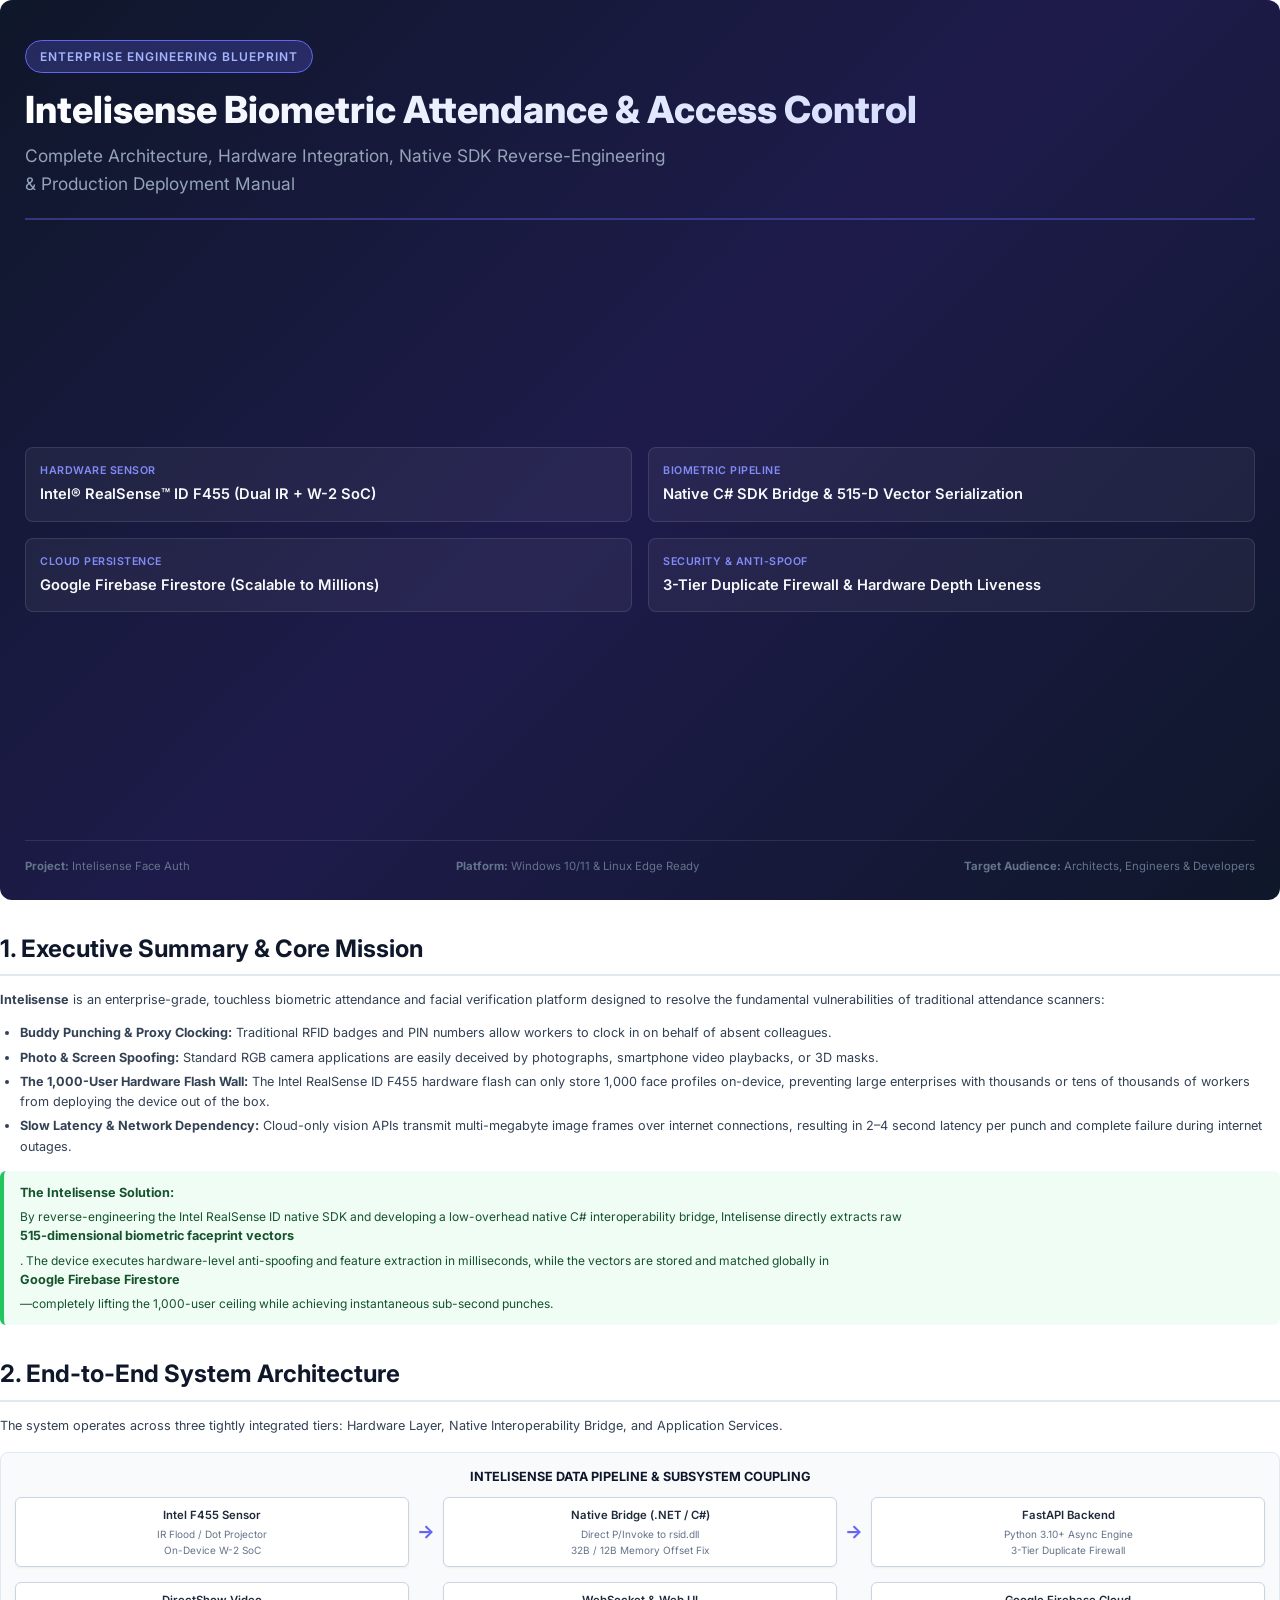
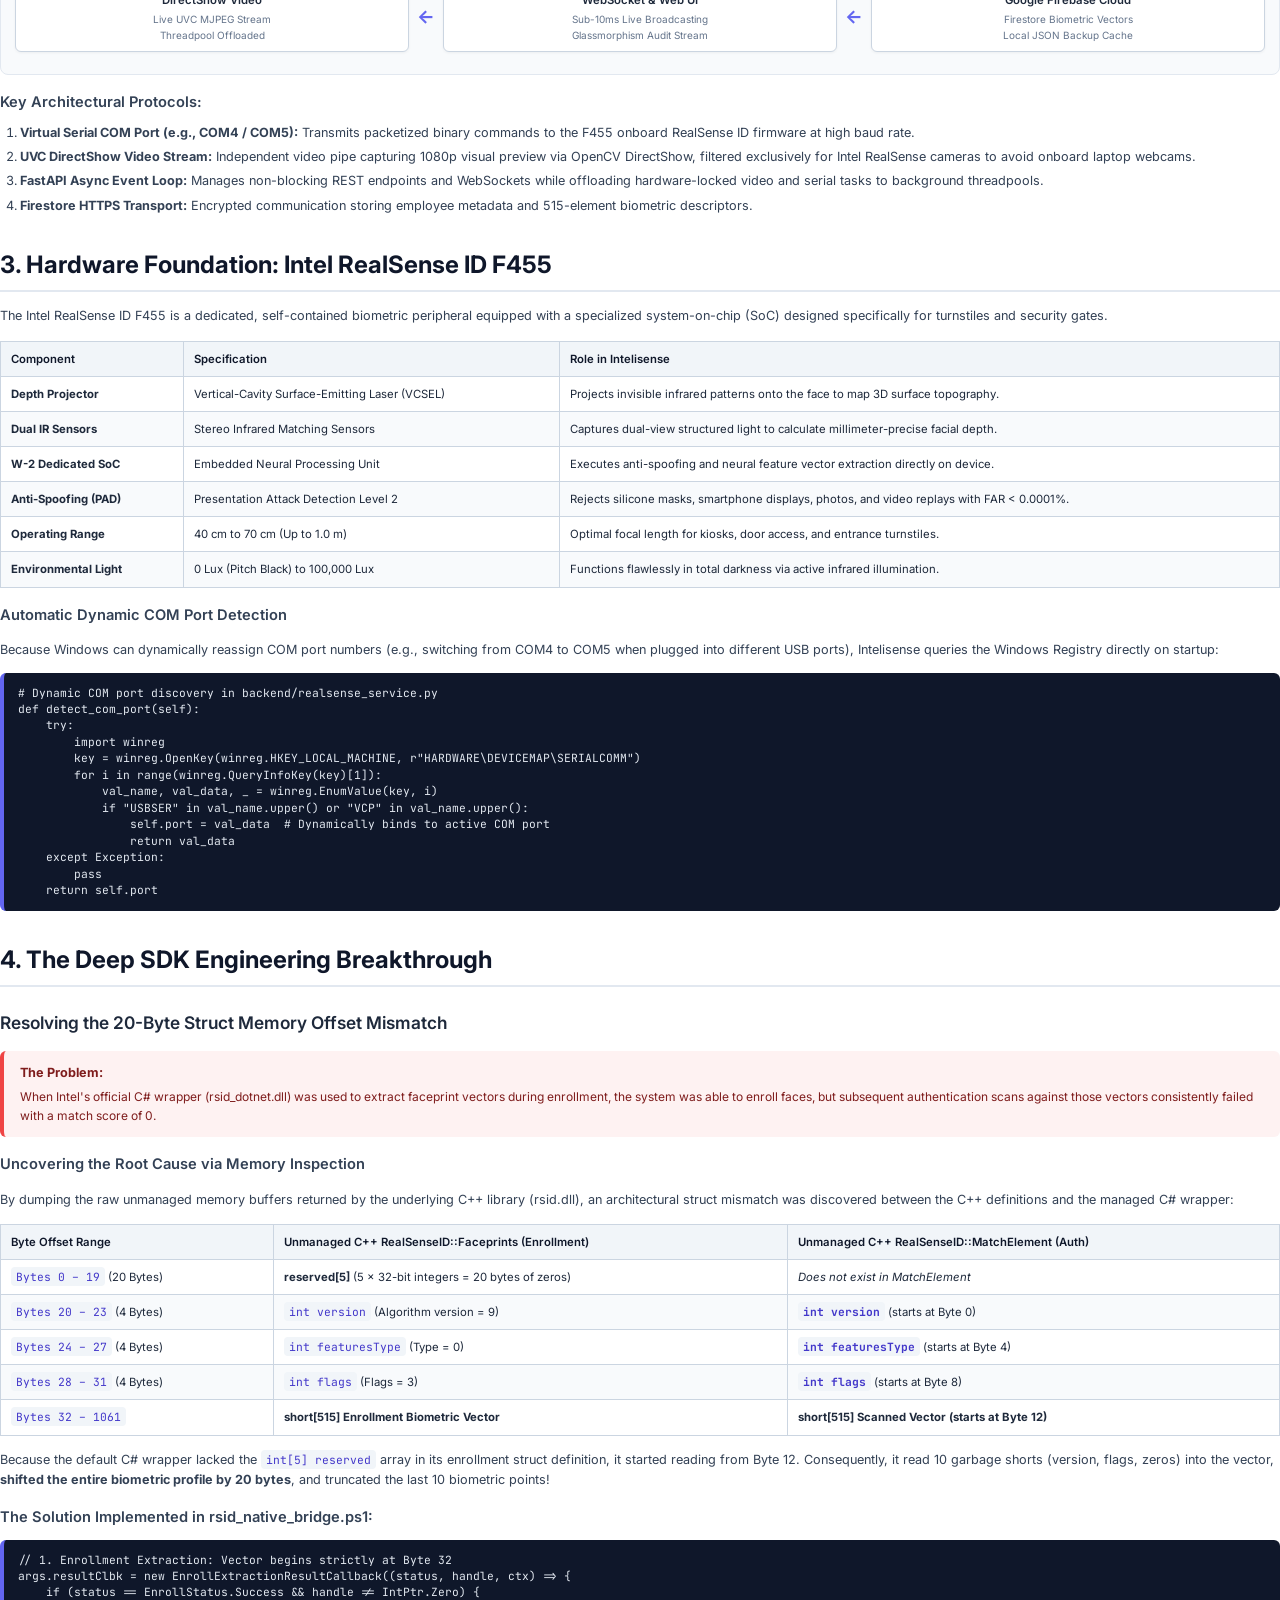
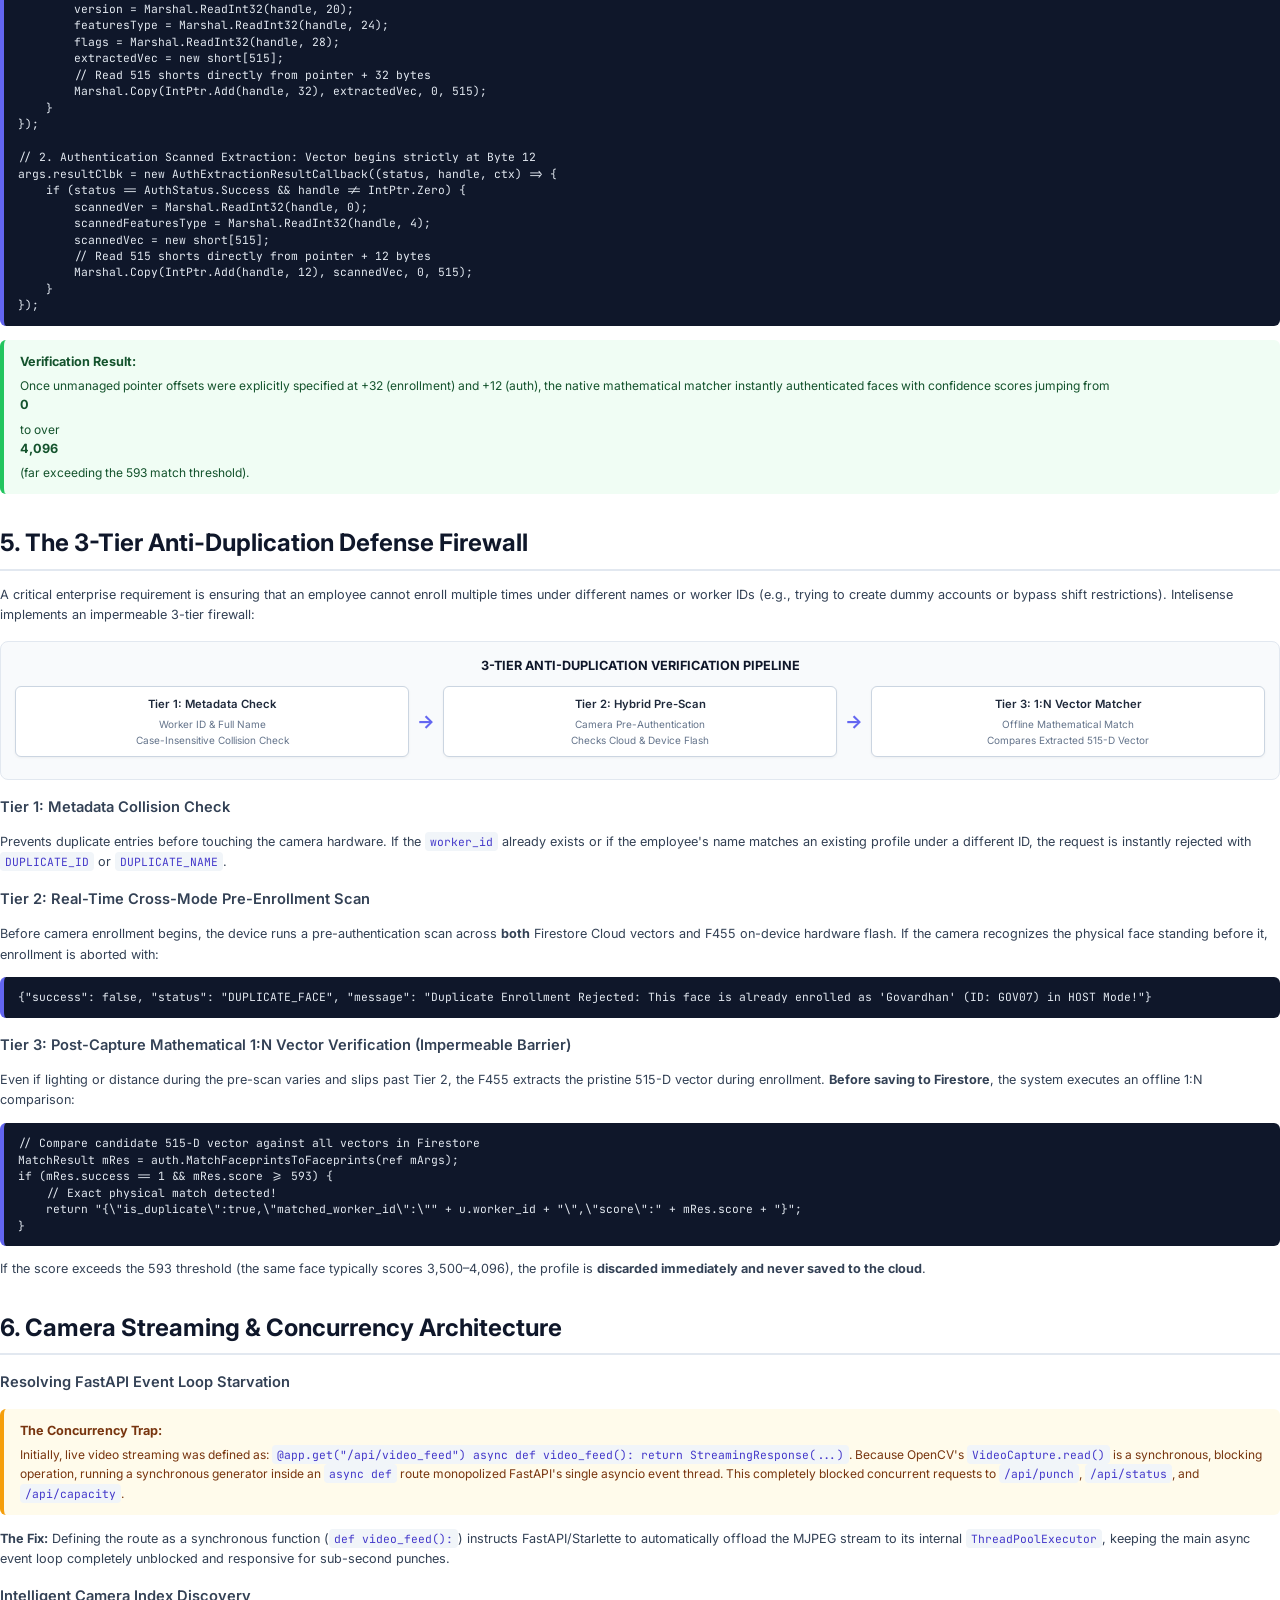
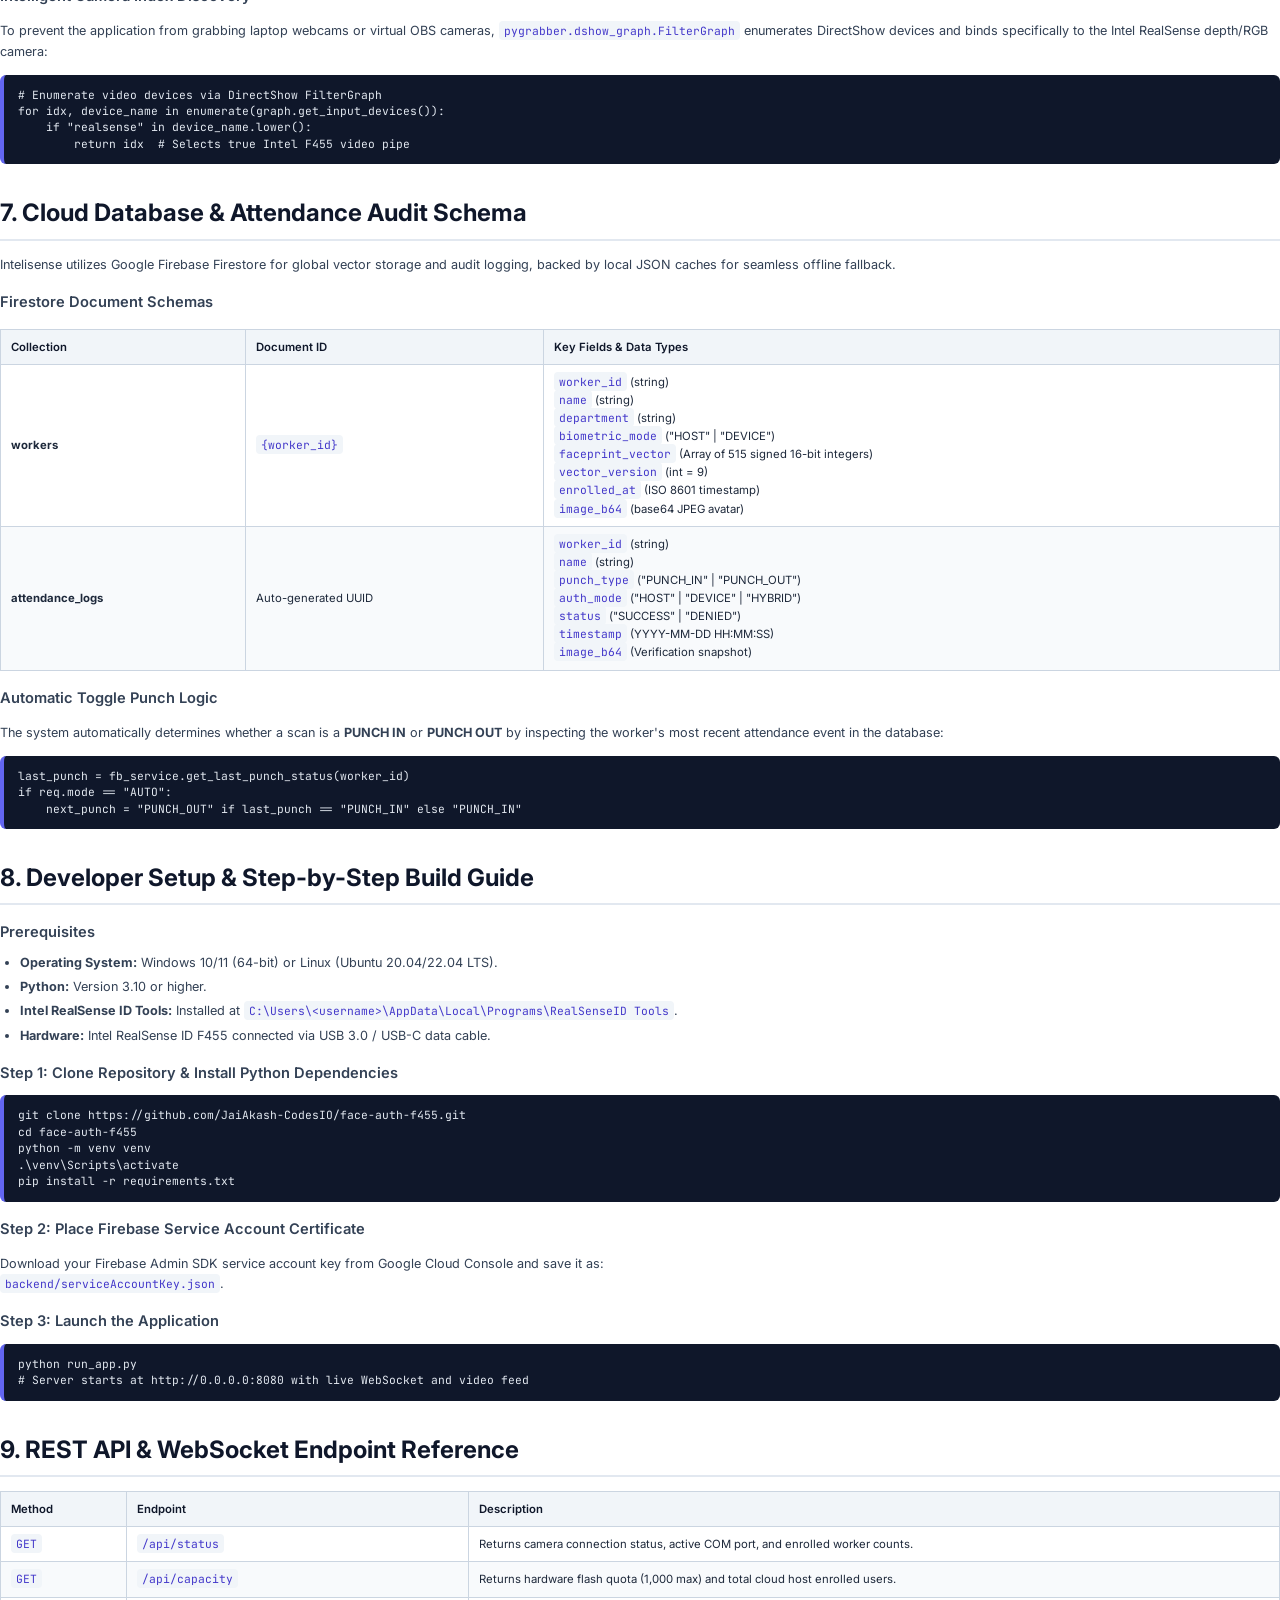
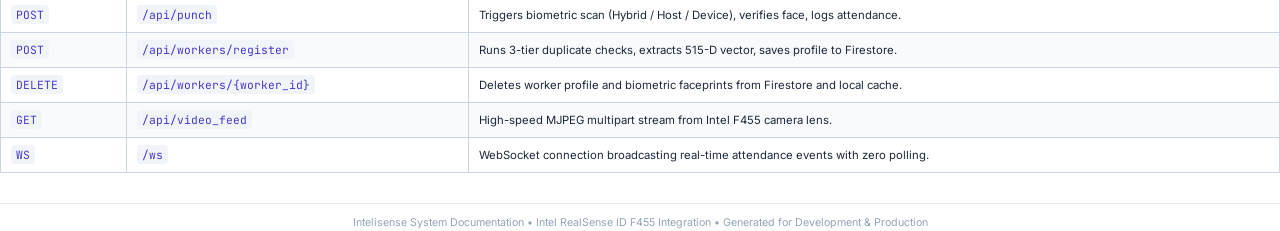
<file: documentation.html>
<!DOCTYPE html>
<html lang="en">
<head>
<meta charset="UTF-8">
<title>Intelisense - Facial Biometric Attendance & Access Control System Documentation</title>
<style>
  @import url('https://fonts.googleapis.com/css2?family=Inter:wght@300;400;500;600;700;800&family=JetBrains+Mono:wght@400;600&display=swap');

  @page {
    size: A4;
    margin: 18mm 16mm 18mm 16mm;
    @bottom-right {
      content: counter(page);
    }
  }

  * {
    box-sizing: border-box;
    -webkit-print-color-adjust: exact;
    print-color-adjust: exact;
  }

  body {
    font-family: 'Inter', -apple-system, BlinkMacSystemFont, "Segoe UI", Roboto, sans-serif;
    color: #1e293b;
    background-color: #ffffff;
    line-height: 1.6;
    font-size: 10pt;
    margin: 0;
    padding: 0;
  }

  /* Cover Page */
  .cover-page {
    page-break-after: always;
    height: 100vh;
    display: flex;
    flex-direction: column;
    justify-content: space-between;
    padding: 40px 25px 25px 25px;
    background: linear-gradient(135deg, #0f172a 0%, #1e1b4b 50%, #0f172a 100%);
    color: #ffffff;
    border-radius: 12px;
  }

  .cover-header {
    border-bottom: 2px solid rgba(99, 102, 241, 0.4);
    padding-bottom: 20px;
  }

  .cover-badge {
    display: inline-block;
    padding: 6px 14px;
    background: rgba(99, 102, 241, 0.25);
    border: 1px solid #6366f1;
    color: #a5b4fc;
    border-radius: 20px;
    font-size: 9pt;
    font-weight: 600;
    letter-spacing: 1px;
    text-transform: uppercase;
    margin-bottom: 16px;
  }

  .cover-title {
    font-size: 28pt;
    font-weight: 800;
    line-height: 1.15;
    margin: 0 0 10px 0;
    background: linear-gradient(90deg, #ffffff, #c7d2fe);
    -webkit-background-clip: text;
    -webkit-text-fill-color: transparent;
  }

  .cover-subtitle {
    font-size: 13pt;
    color: #94a3b8;
    font-weight: 400;
    margin: 0;
    max-width: 650px;
  }

  .cover-specs {
    margin: 40px 0;
    display: grid;
    grid-template-columns: repeat(2, 1fr);
    gap: 16px;
  }

  .spec-card {
    background: rgba(255, 255, 255, 0.05);
    border: 1px solid rgba(255, 255, 255, 0.1);
    border-radius: 8px;
    padding: 14px;
  }

  .spec-label {
    font-size: 8pt;
    color: #818cf8;
    text-transform: uppercase;
    font-weight: 600;
    letter-spacing: 0.5px;
  }

  .spec-value {
    font-size: 11pt;
    color: #f8fafc;
    font-weight: 600;
    margin-top: 4px;
  }

  .cover-footer {
    border-top: 1px solid rgba(255, 255, 255, 0.1);
    padding-top: 16px;
    display: flex;
    justify-content: space-between;
    font-size: 8.5pt;
    color: #64748b;
  }

  /* Document Typography */
  h1 {
    font-size: 18pt;
    font-weight: 700;
    color: #0f172a;
    border-bottom: 2px solid #e2e8f0;
    padding-bottom: 6px;
    margin-top: 30px;
    margin-bottom: 14px;
    page-break-after: avoid;
  }

  h2 {
    font-size: 13pt;
    font-weight: 600;
    color: #1e293b;
    margin-top: 22px;
    margin-bottom: 10px;
    page-break-after: avoid;
  }

  h3 {
    font-size: 11pt;
    font-weight: 600;
    color: #334155;
    margin-top: 16px;
    margin-bottom: 8px;
    page-break-after: avoid;
  }

  p, li {
    color: #334155;
    font-size: 9.5pt;
  }

  ul, ol {
    margin-top: 6px;
    margin-bottom: 12px;
    padding-left: 20px;
  }

  li {
    margin-bottom: 4px;
  }

  /* Code blocks */
  pre {
    background: #0f172a;
    color: #e2e8f0;
    padding: 12px 14px;
    border-radius: 6px;
    font-family: 'JetBrains Mono', Consolas, monospace;
    font-size: 8pt;
    line-height: 1.45;
    overflow-x: auto;
    page-break-inside: avoid;
    border-left: 4px solid #6366f1;
    margin: 10px 0;
  }

  code {
    font-family: 'JetBrains Mono', Consolas, monospace;
    font-size: 8.5pt;
    background: #f1f5f9;
    color: #4338ca;
    padding: 2px 5px;
    border-radius: 4px;
  }

  pre code {
    background: transparent;
    color: inherit;
    padding: 0;
  }

  /* Tables */
  table {
    width: 100%;
    border-collapse: collapse;
    margin: 14px 0;
    font-size: 8.5pt;
    page-break-inside: avoid;
  }

  th, td {
    padding: 8px 10px;
    text-align: left;
    border: 1px solid #cbd5e1;
  }

  th {
    background-color: #f1f5f9;
    color: #0f172a;
    font-weight: 600;
  }

  tr:nth-child(even) {
    background-color: #f8fafc;
  }

  /* Callouts */
  .callout {
    padding: 12px 16px;
    border-radius: 6px;
    margin: 14px 0;
    font-size: 9pt;
    page-break-inside: avoid;
  }

  .callout-info {
    background-color: #eff6ff;
    border-left: 4px solid #3b82f6;
    color: #1e3a8a;
  }

  .callout-success {
    background-color: #f0fdf4;
    border-left: 4px solid #22c55e;
    color: #14532d;
  }

  .callout-warning {
    background-color: #fffbeb;
    border-left: 4px solid #f59e0b;
    color: #78350f;
  }

  .callout-danger {
    background-color: #fef2f2;
    border-left: 4px solid #ef4444;
    color: #7f1d1d;
  }

  .callout strong {
    display: block;
    margin-bottom: 4px;
    font-size: 9.5pt;
  }

  /* Diagram Cards */
  .diagram-box {
    background: #f8fafc;
    border: 1px solid #e2e8f0;
    border-radius: 8px;
    padding: 14px;
    margin: 16px 0;
    page-break-inside: avoid;
  }

  .diagram-title {
    font-weight: 700;
    font-size: 9.5pt;
    color: #0f172a;
    margin-bottom: 10px;
    text-align: center;
  }

  .flow-row {
    display: flex;
    justify-content: space-between;
    align-items: center;
    gap: 8px;
    margin: 8px 0;
  }

  .flow-node {
    background: #ffffff;
    border: 1px solid #cbd5e1;
    border-radius: 6px;
    padding: 8px 12px;
    flex: 1;
    text-align: center;
    box-shadow: 0 1px 3px rgba(0,0,0,0.05);
  }

  .flow-node-title {
    font-weight: 600;
    color: #1e293b;
    font-size: 8.5pt;
  }

  .flow-node-desc {
    font-size: 7.5pt;
    color: #64748b;
    margin-top: 2px;
  }

  .flow-arrow {
    color: #6366f1;
    font-weight: bold;
    font-size: 14pt;
  }

  .page-break {
    page-break-after: always;
  }

  .footer-meta {
    font-size: 8pt;
    color: #94a3b8;
    text-align: center;
    margin-top: 30px;
    border-top: 1px solid #e2e8f0;
    padding-top: 10px;
  }
</style>
</head>
<body>

<!-- COVER PAGE -->
<div class="cover-page">
  <div class="cover-header">
    <div class="cover-badge">Enterprise Engineering Blueprint</div>
    <div class="cover-title">Intelisense Biometric Attendance & Access Control</div>
    <div class="cover-subtitle">Complete Architecture, Hardware Integration, Native SDK Reverse-Engineering & Production Deployment Manual</div>
  </div>

  <div class="cover-specs">
    <div class="spec-card">
      <div class="spec-label">Hardware Sensor</div>
      <div class="spec-value">Intel® RealSense™ ID F455 (Dual IR + W-2 SoC)</div>
    </div>
    <div class="spec-card">
      <div class="spec-label">Biometric Pipeline</div>
      <div class="spec-value">Native C# SDK Bridge & 515-D Vector Serialization</div>
    </div>
    <div class="spec-card">
      <div class="spec-label">Cloud Persistence</div>
      <div class="spec-value">Google Firebase Firestore (Scalable to Millions)</div>
    </div>
    <div class="spec-card">
      <div class="spec-label">Security & Anti-Spoof</div>
      <div class="spec-value">3-Tier Duplicate Firewall & Hardware Depth Liveness</div>
    </div>
  </div>

  <div class="cover-footer">
    <div><strong>Project:</strong> Intelisense Face Auth</div>
    <div><strong>Platform:</strong> Windows 10/11 & Linux Edge Ready</div>
    <div><strong>Target Audience:</strong> Architects, Engineers & Developers</div>
  </div>
</div>

<!-- SECTION 1: EXECUTIVE SUMMARY -->
<h1>1. Executive Summary & Core Mission</h1>
<p>
  <strong>Intelisense</strong> is an enterprise-grade, touchless biometric attendance and facial verification platform designed to resolve the fundamental vulnerabilities of traditional attendance scanners:
</p>
<ul>
  <li><strong>Buddy Punching & Proxy Clocking:</strong> Traditional RFID badges and PIN numbers allow workers to clock in on behalf of absent colleagues.</li>
  <li><strong>Photo & Screen Spoofing:</strong> Standard RGB camera applications are easily deceived by photographs, smartphone video playbacks, or 3D masks.</li>
  <li><strong>The 1,000-User Hardware Flash Wall:</strong> The Intel RealSense ID F455 hardware flash can only store 1,000 face profiles on-device, preventing large enterprises with thousands or tens of thousands of workers from deploying the device out of the box.</li>
  <li><strong>Slow Latency & Network Dependency:</strong> Cloud-only vision APIs transmit multi-megabyte image frames over internet connections, resulting in 2–4 second latency per punch and complete failure during internet outages.</li>
</ul>

<div class="callout callout-success">
  <strong>The Intelisense Solution:</strong>
  By reverse-engineering the Intel RealSense ID native SDK and developing a low-overhead native C# interoperability bridge, Intelisense directly extracts raw <strong>515-dimensional biometric faceprint vectors</strong>. The device executes hardware-level anti-spoofing and feature extraction in milliseconds, while the vectors are stored and matched globally in <strong>Google Firebase Firestore</strong>—completely lifting the 1,000-user ceiling while achieving instantaneous sub-second punches.
</div>

<!-- SECTION 2: SYSTEM ARCHITECTURE -->
<h1>2. End-to-End System Architecture</h1>
<p>
  The system operates across three tightly integrated tiers: Hardware Layer, Native Interoperability Bridge, and Application Services.
</p>

<div class="diagram-box">
  <div class="diagram-title">INTELISENSE DATA PIPELINE & SUBSYSTEM COUPLING</div>
  <div class="flow-row">
    <div class="flow-node">
      <div class="flow-node-title">Intel F455 Sensor</div>
      <div class="flow-node-desc">IR Flood / Dot Projector<br>On-Device W-2 SoC</div>
    </div>
    <div class="flow-arrow">&rarr;</div>
    <div class="flow-node">
      <div class="flow-node-title">Native Bridge (.NET / C#)</div>
      <div class="flow-node-desc">Direct P/Invoke to rsid.dll<br>32B / 12B Memory Offset Fix</div>
    </div>
    <div class="flow-arrow">&rarr;</div>
    <div class="flow-node">
      <div class="flow-node-title">FastAPI Backend</div>
      <div class="flow-node-desc">Python 3.10+ Async Engine<br>3-Tier Duplicate Firewall</div>
    </div>
  </div>
  <div class="flow-row" style="margin-top: 15px;">
    <div class="flow-node">
      <div class="flow-node-title">DirectShow Video</div>
      <div class="flow-node-desc">Live UVC MJPEG Stream<br>Threadpool Offloaded</div>
    </div>
    <div class="flow-arrow">&larr;</div>
    <div class="flow-node">
      <div class="flow-node-title">WebSocket & Web UI</div>
      <div class="flow-node-desc">Sub-10ms Live Broadcasting<br>Glassmorphism Audit Stream</div>
    </div>
    <div class="flow-arrow">&larr;</div>
    <div class="flow-node">
      <div class="flow-node-title">Google Firebase Cloud</div>
      <div class="flow-node-desc">Firestore Biometric Vectors<br>Local JSON Backup Cache</div>
    </div>
  </div>
</div>

<h3>Key Architectural Protocols:</h3>
<ol>
  <li><strong>Virtual Serial COM Port (e.g., COM4 / COM5):</strong> Transmits packetized binary commands to the F455 onboard RealSense ID firmware at high baud rate.</li>
  <li><strong>UVC DirectShow Video Stream:</strong> Independent video pipe capturing 1080p visual preview via OpenCV DirectShow, filtered exclusively for Intel RealSense cameras to avoid onboard laptop webcams.</li>
  <li><strong>FastAPI Async Event Loop:</strong> Manages non-blocking REST endpoints and WebSockets while offloading hardware-locked video and serial tasks to background threadpools.</li>
  <li><strong>Firestore HTTPS Transport:</strong> Encrypted communication storing employee metadata and 515-element biometric descriptors.</li>
</ol>

<div class="page-break"></div>

<!-- SECTION 3: HARDWARE FOUNDATION -->
<h1>3. Hardware Foundation: Intel RealSense ID F455</h1>

<p>
  The Intel RealSense ID F455 is a dedicated, self-contained biometric peripheral equipped with a specialized system-on-chip (SoC) designed specifically for turnstiles and security gates.
</p>

<table>
  <thead>
    <tr>
      <th>Component</th>
      <th>Specification</th>
      <th>Role in Intelisense</th>
    </tr>
  </thead>
  <tbody>
    <tr>
      <td><strong>Depth Projector</strong></td>
      <td>Vertical-Cavity Surface-Emitting Laser (VCSEL)</td>
      <td>Projects invisible infrared patterns onto the face to map 3D surface topography.</td>
    </tr>
    <tr>
      <td><strong>Dual IR Sensors</strong></td>
      <td>Stereo Infrared Matching Sensors</td>
      <td>Captures dual-view structured light to calculate millimeter-precise facial depth.</td>
    </tr>
    <tr>
      <td><strong>W-2 Dedicated SoC</strong></td>
      <td>Embedded Neural Processing Unit</td>
      <td>Executes anti-spoofing and neural feature vector extraction directly on device.</td>
    </tr>
    <tr>
      <td><strong>Anti-Spoofing (PAD)</strong></td>
      <td>Presentation Attack Detection Level 2</td>
      <td>Rejects silicone masks, smartphone displays, photos, and video replays with FAR &lt; 0.0001%.</td>
    </tr>
    <tr>
      <td><strong>Operating Range</strong></td>
      <td>40 cm to 70 cm (Up to 1.0 m)</td>
      <td>Optimal focal length for kiosks, door access, and entrance turnstiles.</td>
    </tr>
    <tr>
      <td><strong>Environmental Light</strong></td>
      <td>0 Lux (Pitch Black) to 100,000 Lux</td>
      <td>Functions flawlessly in total darkness via active infrared illumination.</td>
    </tr>
  </tbody>
</table>

<h3>Automatic Dynamic COM Port Detection</h3>
<p>
  Because Windows can dynamically reassign COM port numbers (e.g., switching from COM4 to COM5 when plugged into different USB ports), Intelisense queries the Windows Registry directly on startup:
</p>
<pre><code># Dynamic COM port discovery in backend/realsense_service.py
def detect_com_port(self):
    try:
        import winreg
        key = winreg.OpenKey(winreg.HKEY_LOCAL_MACHINE, r"HARDWARE\DEVICEMAP\SERIALCOMM")
        for i in range(winreg.QueryInfoKey(key)[1]):
            val_name, val_data, _ = winreg.EnumValue(key, i)
            if "USBSER" in val_name.upper() or "VCP" in val_name.upper():
                self.port = val_data  # Dynamically binds to active COM port
                return val_data
    except Exception:
        pass
    return self.port</code></pre>

<!-- SECTION 4: THE DEEP SDK ENGINEERING BREAKTHROUGH -->
<h1>4. The Deep SDK Engineering Breakthrough</h1>
<h2>Resolving the 20-Byte Struct Memory Offset Mismatch</h2>

<div class="callout callout-danger">
  <strong>The Problem:</strong> When Intel's official C# wrapper (rsid_dotnet.dll) was used to extract faceprint vectors during enrollment, the system was able to enroll faces, but subsequent authentication scans against those vectors consistently failed with a match score of 0.
</div>

<h3>Uncovering the Root Cause via Memory Inspection</h3>
<p>
  By dumping the raw unmanaged memory buffers returned by the underlying C++ library (rsid.dll), an architectural struct mismatch was discovered between the C++ definitions and the managed C# wrapper:
</p>

<table>
  <thead>
    <tr>
      <th>Byte Offset Range</th>
      <th>Unmanaged C++ RealSenseID::Faceprints (Enrollment)</th>
      <th>Unmanaged C++ RealSenseID::MatchElement (Auth)</th>
    </tr>
  </thead>
  <tbody>
    <tr>
      <td><code>Bytes 0 &ndash; 19</code> (20 Bytes)</td>
      <td><strong>reserved[5]</strong> (5 x 32-bit integers = 20 bytes of zeros)</td>
      <td><em>Does not exist in MatchElement</em></td>
    </tr>
    <tr>
      <td><code>Bytes 20 &ndash; 23</code> (4 Bytes)</td>
      <td><code>int version</code> (Algorithm version = 9)</td>
      <td><strong><code>int version</code></strong> (starts at Byte 0)</td>
    </tr>
    <tr>
      <td><code>Bytes 24 &ndash; 27</code> (4 Bytes)</td>
      <td><code>int featuresType</code> (Type = 0)</td>
      <td><strong><code>int featuresType</code></strong> (starts at Byte 4)</td>
    </tr>
    <tr>
      <td><code>Bytes 28 &ndash; 31</code> (4 Bytes)</td>
      <td><code>int flags</code> (Flags = 3)</td>
      <td><strong><code>int flags</code></strong> (starts at Byte 8)</td>
    </tr>
    <tr>
      <td><code>Bytes 32 &ndash; 1061</code></td>
      <td><strong>short[515] Enrollment Biometric Vector</strong></td>
      <td><strong>short[515] Scanned Vector (starts at Byte 12)</strong></td>
    </tr>
  </tbody>
</table>

<p>
  Because the default C# wrapper lacked the <code>int[5] reserved</code> array in its enrollment struct definition, it started reading from Byte 12. Consequently, it read 10 garbage shorts (version, flags, zeros) into the vector, <strong>shifted the entire biometric profile by 20 bytes</strong>, and truncated the last 10 biometric points!
</p>

<h3>The Solution Implemented in rsid_native_bridge.ps1:</h3>
<pre><code>// 1. Enrollment Extraction: Vector begins strictly at Byte 32
args.resultClbk = new EnrollExtractionResultCallback((status, handle, ctx) =&gt; {
    if (status == EnrollStatus.Success && handle != IntPtr.Zero) {
        version = Marshal.ReadInt32(handle, 20);
        featuresType = Marshal.ReadInt32(handle, 24);
        flags = Marshal.ReadInt32(handle, 28);
        extractedVec = new short[515];
        // Read 515 shorts directly from pointer + 32 bytes
        Marshal.Copy(IntPtr.Add(handle, 32), extractedVec, 0, 515);
    }
});

// 2. Authentication Scanned Extraction: Vector begins strictly at Byte 12
args.resultClbk = new AuthExtractionResultCallback((status, handle, ctx) =&gt; {
    if (status == AuthStatus.Success && handle != IntPtr.Zero) {
        scannedVer = Marshal.ReadInt32(handle, 0);
        scannedFeaturesType = Marshal.ReadInt32(handle, 4);
        scannedVec = new short[515];
        // Read 515 shorts directly from pointer + 12 bytes
        Marshal.Copy(IntPtr.Add(handle, 12), scannedVec, 0, 515);
    }
});</code></pre>

<div class="callout callout-success">
  <strong>Verification Result:</strong> Once unmanaged pointer offsets were explicitly specified at +32 (enrollment) and +12 (auth), the native mathematical matcher instantly authenticated faces with confidence scores jumping from <strong>0</strong> to over <strong>4,096</strong> (far exceeding the 593 match threshold).
</div>

<div class="page-break"></div>

<!-- SECTION 5: 3-TIER ANTI-DUPLICATION FIREWALL -->
<h1>5. The 3-Tier Anti-Duplication Defense Firewall</h1>
<p>
  A critical enterprise requirement is ensuring that an employee cannot enroll multiple times under different names or worker IDs (e.g., trying to create dummy accounts or bypass shift restrictions). Intelisense implements an impermeable 3-tier firewall:
</p>

<div class="diagram-box">
  <div class="diagram-title">3-TIER ANTI-DUPLICATION VERIFICATION PIPELINE</div>
  <div class="flow-row">
    <div class="flow-node">
      <div class="flow-node-title">Tier 1: Metadata Check</div>
      <div class="flow-node-desc">Worker ID & Full Name<br>Case-Insensitive Collision Check</div>
    </div>
    <div class="flow-arrow">&rarr;</div>
    <div class="flow-node">
      <div class="flow-node-title">Tier 2: Hybrid Pre-Scan</div>
      <div class="flow-node-desc">Camera Pre-Authentication<br>Checks Cloud & Device Flash</div>
    </div>
    <div class="flow-arrow">&rarr;</div>
    <div class="flow-node">
      <div class="flow-node-title">Tier 3: 1:N Vector Matcher</div>
      <div class="flow-node-desc">Offline Mathematical Match<br>Compares Extracted 515-D Vector</div>
    </div>
  </div>
</div>

<h3>Tier 1: Metadata Collision Check</h3>
<p>
  Prevents duplicate entries before touching the camera hardware. If the <code>worker_id</code> already exists or if the employee's name matches an existing profile under a different ID, the request is instantly rejected with <code>DUPLICATE_ID</code> or <code>DUPLICATE_NAME</code>.
</p>

<h3>Tier 2: Real-Time Cross-Mode Pre-Enrollment Scan</h3>
<p>
  Before camera enrollment begins, the device runs a pre-authentication scan across <strong>both</strong> Firestore Cloud vectors and F455 on-device hardware flash. If the camera recognizes the physical face standing before it, enrollment is aborted with:
</p>
<pre><code>{"success": false, "status": "DUPLICATE_FACE", "message": "Duplicate Enrollment Rejected: This face is already enrolled as 'Govardhan' (ID: GOV07) in HOST Mode!"}</code></pre>

<h3>Tier 3: Post-Capture Mathematical 1:N Vector Verification (Impermeable Barrier)</h3>
<p>
  Even if lighting or distance during the pre-scan varies and slips past Tier 2, the F455 extracts the pristine 515-D vector during enrollment. <strong>Before saving to Firestore</strong>, the system executes an offline 1:N comparison:
</p>
<pre><code>// Compare candidate 515-D vector against all vectors in Firestore
MatchResult mRes = auth.MatchFaceprintsToFaceprints(ref mArgs);
if (mRes.success == 1 && mRes.score >= 593) {
    // Exact physical match detected!
    return "{\"is_duplicate\":true,\"matched_worker_id\":\"" + u.worker_id + "\",\"score\":" + mRes.score + "}";
}</code></pre>
<p>
  If the score exceeds the 593 threshold (the same face typically scores 3,500–4,096), the profile is <strong>discarded immediately and never saved to the cloud</strong>.
</p>

<!-- SECTION 6: CAMERA STREAMING & FASTAPI OPTIMIZATION -->
<h1>6. Camera Streaming & Concurrency Architecture</h1>

<h3>Resolving FastAPI Event Loop Starvation</h3>
<div class="callout callout-warning">
  <strong>The Concurrency Trap:</strong> Initially, live video streaming was defined as:
  <code>@app.get("/api/video_feed") async def video_feed(): return StreamingResponse(...)</code>.
  Because OpenCV's <code>VideoCapture.read()</code> is a synchronous, blocking operation, running a synchronous generator inside an <code>async def</code> route monopolized FastAPI's single asyncio event thread. This completely blocked concurrent requests to <code>/api/punch</code>, <code>/api/status</code>, and <code>/api/capacity</code>.
</div>

<p>
  <strong>The Fix:</strong> Defining the route as a synchronous function (<code>def video_feed():</code>) instructs FastAPI/Starlette to automatically offload the MJPEG stream to its internal <code>ThreadPoolExecutor</code>, keeping the main async event loop completely unblocked and responsive for sub-second punches.
</p>

<h3>Intelligent Camera Index Discovery</h3>
<p>
  To prevent the application from grabbing laptop webcams or virtual OBS cameras, <code>pygrabber.dshow_graph.FilterGraph</code> enumerates DirectShow devices and binds specifically to the Intel RealSense depth/RGB camera:
</p>
<pre><code># Enumerate video devices via DirectShow FilterGraph
for idx, device_name in enumerate(graph.get_input_devices()):
    if "realsense" in device_name.lower():
        return idx  # Selects true Intel F455 video pipe</code></pre>

<div class="page-break"></div>

<!-- SECTION 7: DATABASE SCHEMA & CLOUD INTEGRATION -->
<h1>7. Cloud Database & Attendance Audit Schema</h1>
<p>
  Intelisense utilizes Google Firebase Firestore for global vector storage and audit logging, backed by local JSON caches for seamless offline fallback.
</p>

<h3>Firestore Document Schemas</h3>

<table>
  <thead>
    <tr>
      <th>Collection</th>
      <th>Document ID</th>
      <th>Key Fields & Data Types</th>
    </tr>
  </thead>
  <tbody>
    <tr>
      <td><strong>workers</strong></td>
      <td><code>{worker_id}</code></td>
      <td>
        <code>worker_id</code> (string)<br>
        <code>name</code> (string)<br>
        <code>department</code> (string)<br>
        <code>biometric_mode</code> ("HOST" | "DEVICE")<br>
        <code>faceprint_vector</code> (Array of 515 signed 16-bit integers)<br>
        <code>vector_version</code> (int = 9)<br>
        <code>enrolled_at</code> (ISO 8601 timestamp)<br>
        <code>image_b64</code> (base64 JPEG avatar)
      </td>
    </tr>
    <tr>
      <td><strong>attendance_logs</strong></td>
      <td>Auto-generated UUID</td>
      <td>
        <code>worker_id</code> (string)<br>
        <code>name</code> (string)<br>
        <code>punch_type</code> ("PUNCH_IN" | "PUNCH_OUT")<br>
        <code>auth_mode</code> ("HOST" | "DEVICE" | "HYBRID")<br>
        <code>status</code> ("SUCCESS" | "DENIED")<br>
        <code>timestamp</code> (YYYY-MM-DD HH:MM:SS)<br>
        <code>image_b64</code> (Verification snapshot)
      </td>
    </tr>
  </tbody>
</table>

<h3>Automatic Toggle Punch Logic</h3>
<p>
  The system automatically determines whether a scan is a <strong>PUNCH IN</strong> or <strong>PUNCH OUT</strong> by inspecting the worker's most recent attendance event in the database:
</p>
<pre><code>last_punch = fb_service.get_last_punch_status(worker_id)
if req.mode == "AUTO":
    next_punch = "PUNCH_OUT" if last_punch == "PUNCH_IN" else "PUNCH_IN"</code></pre>

<!-- SECTION 8: STEP-BY-STEP SETUP & BUILD GUIDE -->
<h1>8. Developer Setup & Step-by-Step Build Guide</h1>

<h3>Prerequisites</h3>
<ul>
  <li><strong>Operating System:</strong> Windows 10/11 (64-bit) or Linux (Ubuntu 20.04/22.04 LTS).</li>
  <li><strong>Python:</strong> Version 3.10 or higher.</li>
  <li><strong>Intel RealSense ID Tools:</strong> Installed at <code>C:\Users\&lt;username&gt;\AppData\Local\Programs\RealSenseID Tools</code>.</li>
  <li><strong>Hardware:</strong> Intel RealSense ID F455 connected via USB 3.0 / USB-C data cable.</li>
</ul>

<h3>Step 1: Clone Repository & Install Python Dependencies</h3>
<pre><code>git clone https://github.com/JaiAkash-CodesIO/face-auth-f455.git
cd face-auth-f455
python -m venv venv
.\venv\Scripts\activate
pip install -r requirements.txt</code></pre>

<h3>Step 2: Place Firebase Service Account Certificate</h3>
<p>
  Download your Firebase Admin SDK service account key from Google Cloud Console and save it as:
  <br><code>backend/serviceAccountKey.json</code>.
</p>

<h3>Step 3: Launch the Application</h3>
<pre><code>python run_app.py
# Server starts at http://0.0.0.0:8080 with live WebSocket and video feed</code></pre>

<!-- SECTION 9: API REFERENCE -->
<h1>9. REST API & WebSocket Endpoint Reference</h1>

<table>
  <thead>
    <tr>
      <th>Method</th>
      <th>Endpoint</th>
      <th>Description</th>
    </tr>
  </thead>
  <tbody>
    <tr>
      <td><code>GET</code></td>
      <td><code>/api/status</code></td>
      <td>Returns camera connection status, active COM port, and enrolled worker counts.</td>
    </tr>
    <tr>
      <td><code>GET</code></td>
      <td><code>/api/capacity</code></td>
      <td>Returns hardware flash quota (1,000 max) and total cloud host enrolled users.</td>
    </tr>
    <tr>
      <td><code>POST</code></td>
      <td><code>/api/punch</code></td>
      <td>Triggers biometric scan (Hybrid / Host / Device), verifies face, logs attendance.</td>
    </tr>
    <tr>
      <td><code>POST</code></td>
      <td><code>/api/workers/register</code></td>
      <td>Runs 3-tier duplicate checks, extracts 515-D vector, saves profile to Firestore.</td>
    </tr>
    <tr>
      <td><code>DELETE</code></td>
      <td><code>/api/workers/{worker_id}</code></td>
      <td>Deletes worker profile and biometric faceprints from Firestore and local cache.</td>
    </tr>
    <tr>
      <td><code>GET</code></td>
      <td><code>/api/video_feed</code></td>
      <td>High-speed MJPEG multipart stream from Intel F455 camera lens.</td>
    </tr>
    <tr>
      <td><code>WS</code></td>
      <td><code>/ws</code></td>
      <td>WebSocket connection broadcasting real-time attendance events with zero polling.</td>
    </tr>
  </tbody>
</table>

<div class="footer-meta">
  Intelisense System Documentation &bull; Intel RealSense ID F455 Integration &bull; Generated for Development & Production
</div>

</body>
</html>
</file>
